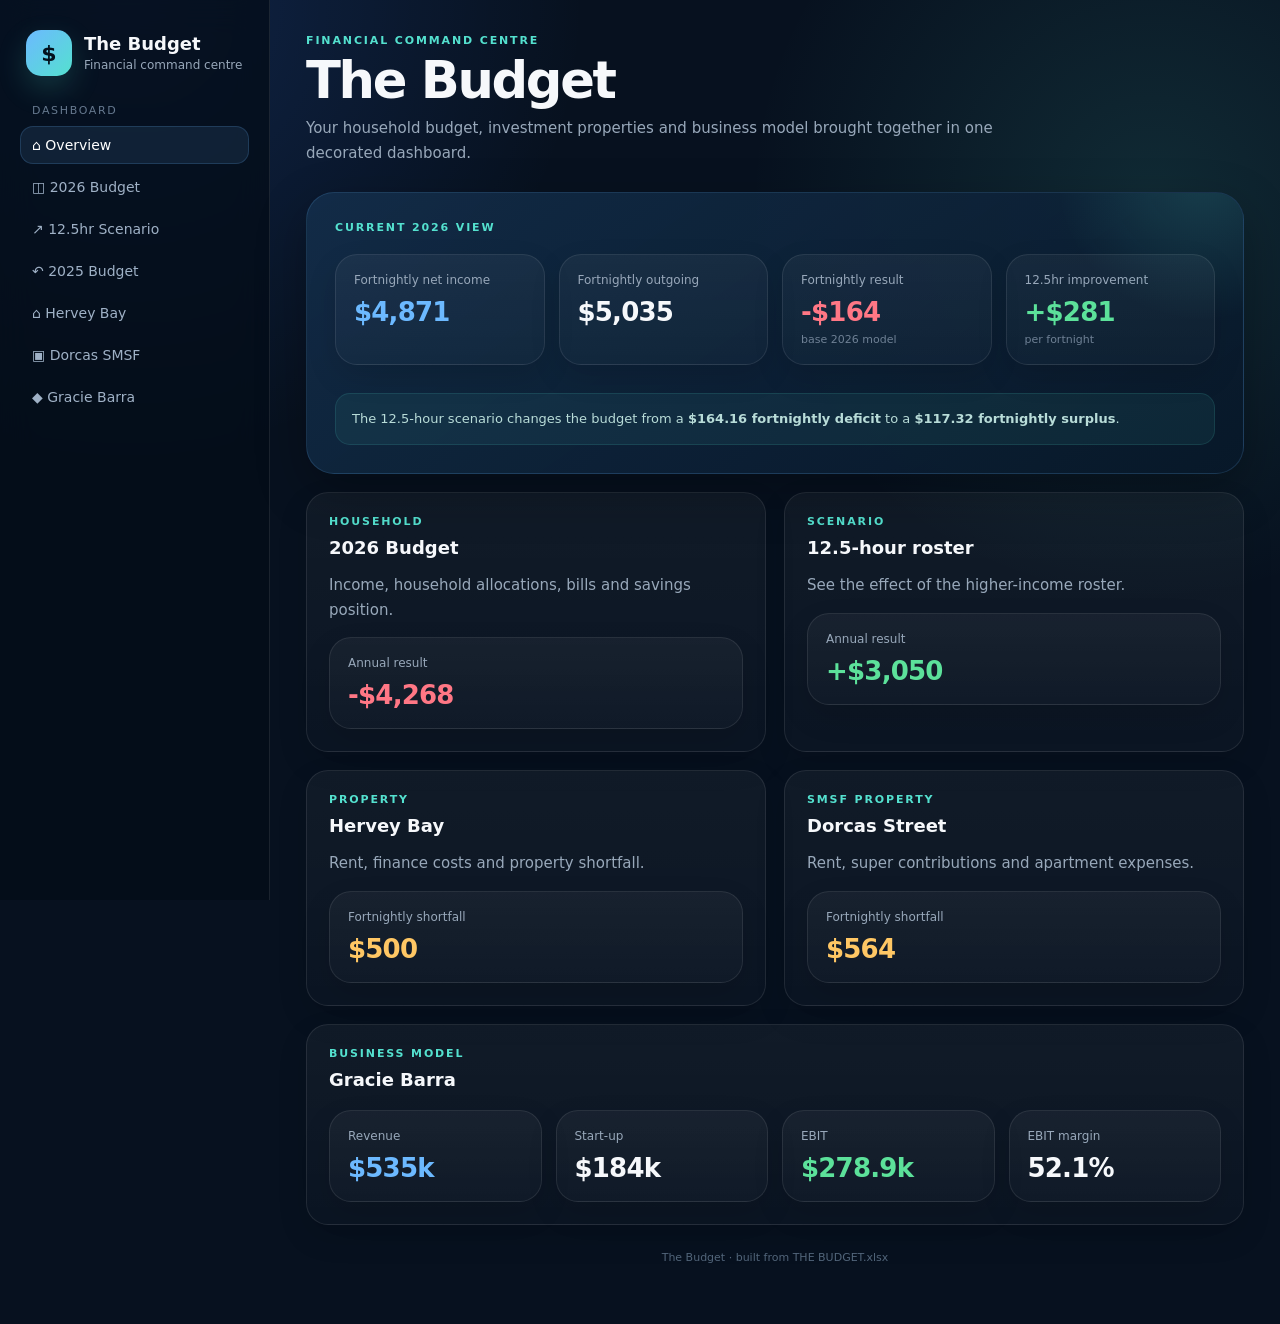
<file: index.html>
<!doctype html><html lang="en"><head><meta charset="utf-8"><meta name="viewport" content="width=device-width,initial-scale=1"><meta name="theme-color" content="#07111f"><title>The Budget</title><link rel="stylesheet" href="styles.css"></head><body><div class="shell"><aside class="sidebar"><div class="brand"><div class="brandmark">$</div><div><strong>The Budget</strong><span>Financial command centre</span></div></div><div class="nav-group"><div class="nav-label">Dashboard</div><div class="nav"><a class="active" href="index.html">⌂ Overview</a><a href="budget-2026.html">◫ 2026 Budget</a><a href="budget-2026-12-5hr.html">↗ 12.5hr Scenario</a><a href="budget-2025.html">↶ 2025 Budget</a><a href="hervey-bay.html">⌂ Hervey Bay</a><a href="dorcas.html">▣ Dorcas SMSF</a><a href="gracie-barra.html">◆ Gracie Barra</a></div></div></aside><main class="main"><nav class="mobile-nav"><a class="active" href="index.html">Overview</a><a href="budget-2026.html">2026</a><a href="budget-2026-12-5hr.html">12.5hr</a><a href="hervey-bay.html">Hervey Bay</a><a href="dorcas.html">Dorcas</a><a href="gracie-barra.html">Gracie Barra</a></nav><div class="topbar"><div><div class="eyebrow">Financial command centre</div><h1>The Budget</h1><div class="subtitle">Your household budget, investment properties and business model brought together in one decorated dashboard.</div></div></div><section class="hero"><div class="eyebrow">Current 2026 view</div><div class="kpis"><div class="kpi"><div class="label">Fortnightly net income</div><div class="value accent">$4,871</div></div><div class="kpi"><div class="label">Fortnightly outgoing</div><div class="value">$5,035</div></div><div class="kpi"><div class="label">Fortnightly result</div><div class="value negative">-$164</div><div class="hint">base 2026 model</div></div><div class="kpi"><div class="label">12.5hr improvement</div><div class="value positive">+$281</div><div class="hint">per fortnight</div></div></div><div class="insight">The 12.5-hour scenario changes the budget from a <b>$164.16 fortnightly deficit</b> to a <b>$117.32 fortnightly surplus</b>.</div></section><div class="grid equal" style="margin-top:18px"><a class="card" href="budget-2026.html"><div class="eyebrow">Household</div><h2 style="margin-top:9px">2026 Budget</h2><p class="subtitle">Income, household allocations, bills and savings position.</p><div class="kpi"><div class="label">Annual result</div><div class="value negative">-$4,268</div></div></a><a class="card" href="budget-2026-12-5hr.html"><div class="eyebrow">Scenario</div><h2 style="margin-top:9px">12.5-hour roster</h2><p class="subtitle">See the effect of the higher-income roster.</p><div class="kpi"><div class="label">Annual result</div><div class="value positive">+$3,050</div></div></a><a class="card" href="hervey-bay.html"><div class="eyebrow">Property</div><h2 style="margin-top:9px">Hervey Bay</h2><p class="subtitle">Rent, finance costs and property shortfall.</p><div class="kpi"><div class="label">Fortnightly shortfall</div><div class="value amber">$500</div></div></a><a class="card" href="dorcas.html"><div class="eyebrow">SMSF property</div><h2 style="margin-top:9px">Dorcas Street</h2><p class="subtitle">Rent, super contributions and apartment expenses.</p><div class="kpi"><div class="label">Fortnightly shortfall</div><div class="value amber">$564</div></div></a><a class="card" href="gracie-barra.html" style="grid-column:1/-1"><div class="eyebrow">Business model</div><h2 style="margin-top:9px">Gracie Barra</h2><div class="kpis" style="margin-bottom:0"><div class="kpi"><div class="label">Revenue</div><div class="value accent">$535k</div></div><div class="kpi"><div class="label">Start-up</div><div class="value">$184k</div></div><div class="kpi"><div class="label">EBIT</div><div class="value positive">$278.9k</div></div><div class="kpi"><div class="label">EBIT margin</div><div class="value">52.1%</div></div></div></a></div><div class="footer">The Budget · built from THE BUDGET.xlsx</div></main></div></body></html>
</file>
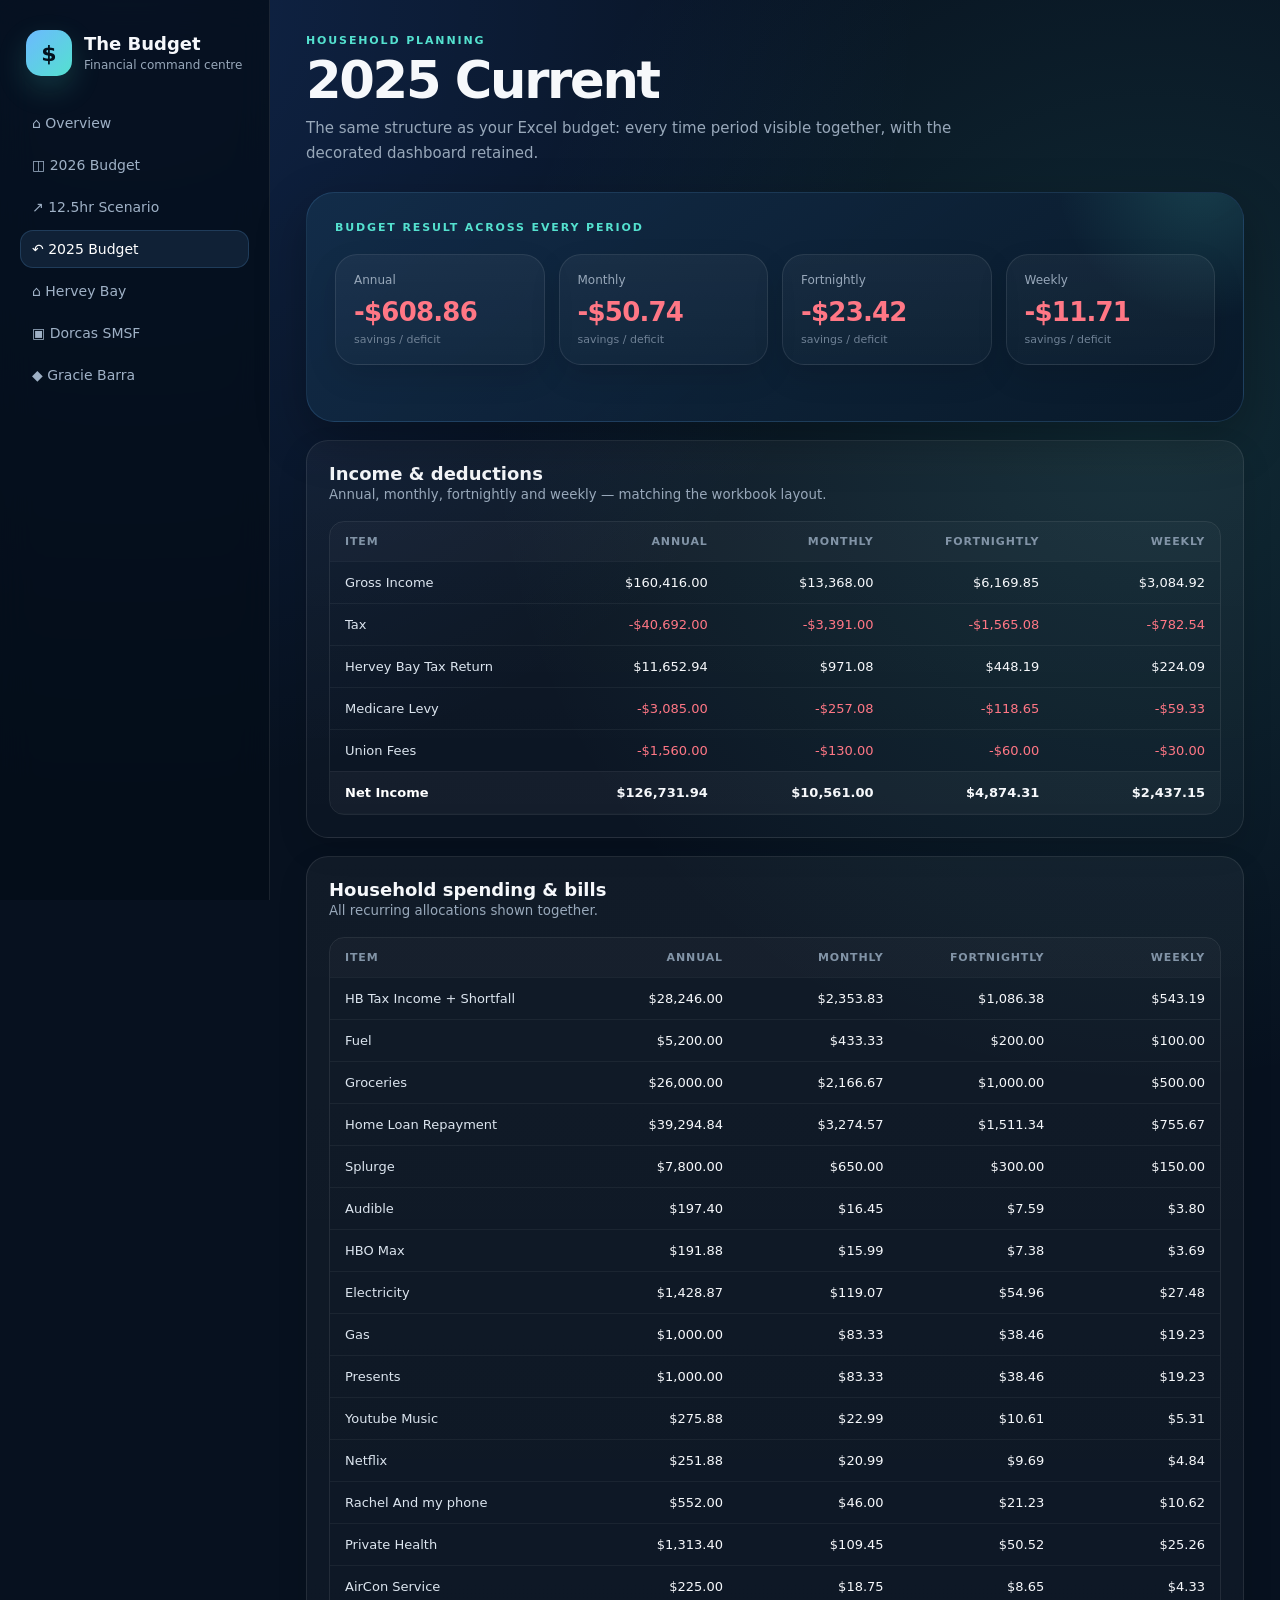
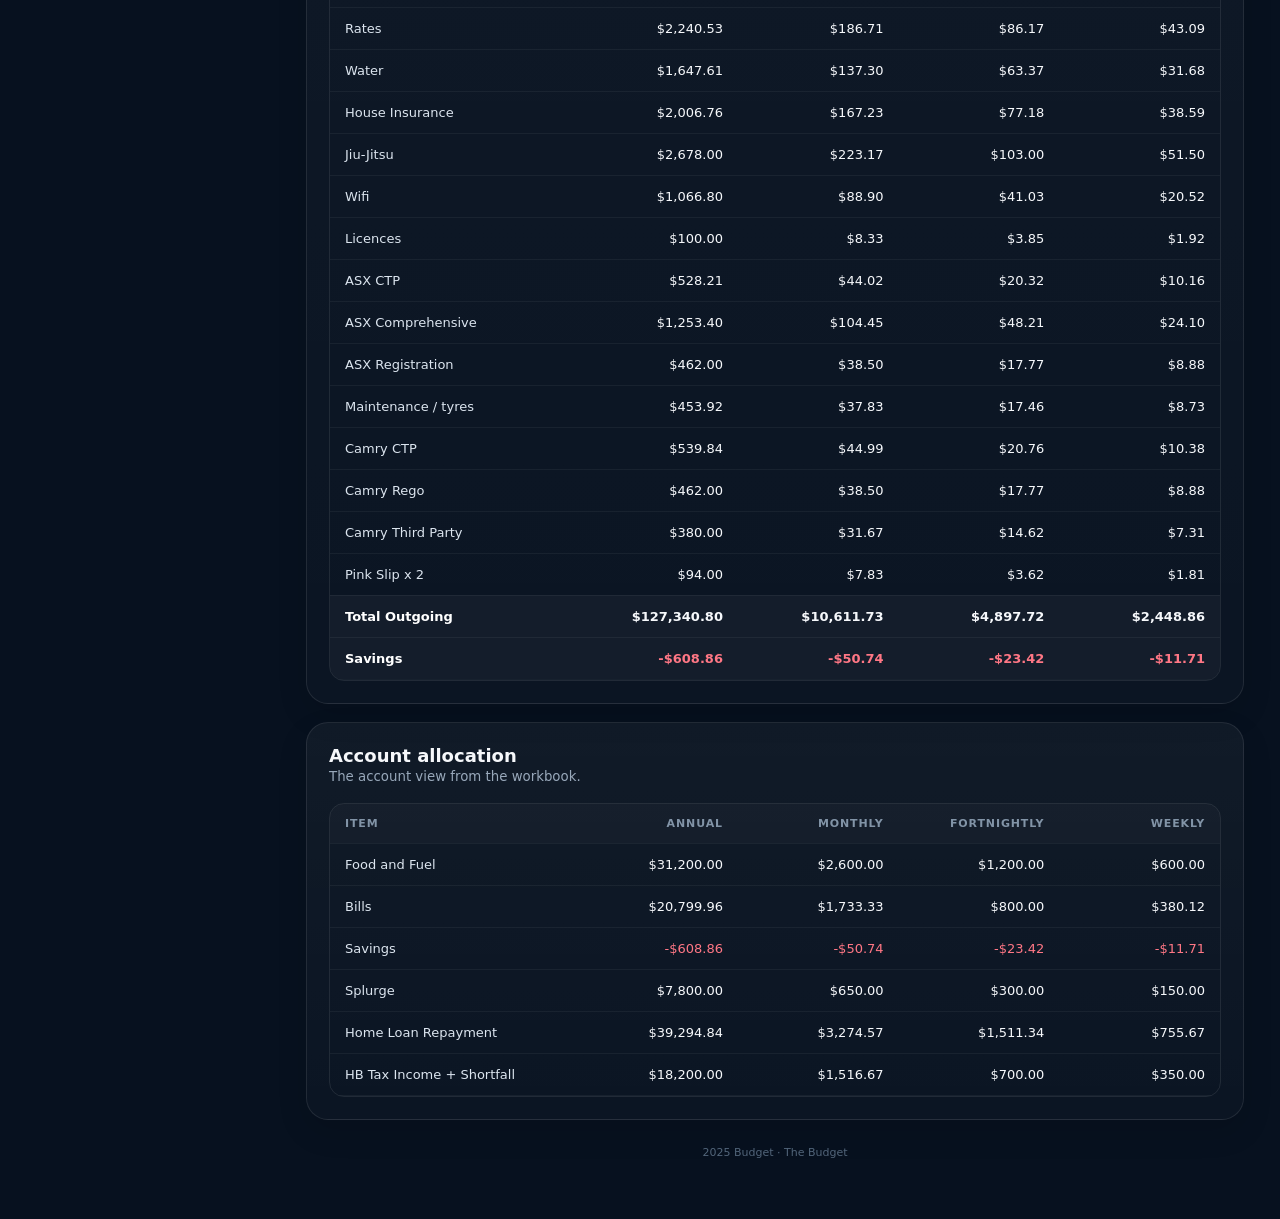
<file: budget-2025.html>
<!doctype html><html><head><meta charset="utf-8"><meta name="viewport" content="width=device-width,initial-scale=1"><title>2025 Budget · The Budget</title><link rel="stylesheet" href="styles.css"></head><body><div class="shell"><aside class="sidebar"><div class="brand"><div class="brandmark">$</div><div><strong>The Budget</strong><span>Financial command centre</span></div></div><div class="nav"><a href="index.html">⌂ Overview</a><a href="budget-2026.html">◫ 2026 Budget</a><a href="budget-2026-12-5hr.html">↗ 12.5hr Scenario</a><a class="active" href="budget-2025.html">↶ 2025 Budget</a><a href="hervey-bay.html">⌂ Hervey Bay</a><a href="dorcas.html">▣ Dorcas SMSF</a><a href="gracie-barra.html">◆ Gracie Barra</a></div></aside><main class="main"><nav class="mobile-nav"><a href="index.html">Overview</a><a href="budget-2026.html">2026 Budget</a><a href="budget-2026-12-5hr.html">12.5hr Scenario</a><a class="active" href="budget-2025.html">2025 Budget</a><a href="hervey-bay.html">Hervey Bay</a><a href="dorcas.html">Dorcas SMSF</a><a href="gracie-barra.html">Gracie Barra</a></nav><div class="topbar"><div><div class="eyebrow">Household planning</div><h1>2025 Current</h1><div class="subtitle">The same structure as your Excel budget: every time period visible together, with the decorated dashboard retained.</div></div></div><section class="hero"><div class="eyebrow">Budget result across every period</div><div class="kpis"><div class="kpi"><div class="label">Annual</div><div class="value negative">-$608.86</div><div class="hint">savings / deficit</div></div><div class="kpi"><div class="label">Monthly</div><div class="value negative">-$50.74</div><div class="hint">savings / deficit</div></div><div class="kpi"><div class="label">Fortnightly</div><div class="value negative">-$23.42</div><div class="hint">savings / deficit</div></div><div class="kpi"><div class="label">Weekly</div><div class="value negative">-$11.71</div><div class="hint">savings / deficit</div></div></div></section><div class="stack"><section class="card budget-card"><div class="card-head"><div><h2>Income & deductions</h2><small>Annual, monthly, fortnightly and weekly — matching the workbook layout.</small></div></div><div class="table-wrap"><table class="budget-table"><thead><tr><th>Item</th><th>Annual</th><th>Monthly</th><th>Fortnightly</th><th>Weekly</th></tr></thead><tbody><tr><td>Gross Income</td><td>$160,416.00</td><td>$13,368.00</td><td>$6,169.85</td><td>$3,084.92</td></tr><tr><td>Tax</td><td class="negative">-$40,692.00</td><td class="negative">-$3,391.00</td><td class="negative">-$1,565.08</td><td class="negative">-$782.54</td></tr><tr><td>Hervey Bay Tax Return</td><td>$11,652.94</td><td>$971.08</td><td>$448.19</td><td>$224.09</td></tr><tr><td>Medicare Levy</td><td class="negative">-$3,085.00</td><td class="negative">-$257.08</td><td class="negative">-$118.65</td><td class="negative">-$59.33</td></tr><tr><td>Union Fees</td><td class="negative">-$1,560.00</td><td class="negative">-$130.00</td><td class="negative">-$60.00</td><td class="negative">-$30.00</td></tr><tr class="total-row"><td>Net Income</td><td>$126,731.94</td><td>$10,561.00</td><td>$4,874.31</td><td>$2,437.15</td></tr></tbody></table></div></section><section class="card budget-card"><div class="card-head"><div><h2>Household spending & bills</h2><small>All recurring allocations shown together.</small></div></div><div class="table-wrap"><table class="budget-table"><thead><tr><th>Item</th><th>Annual</th><th>Monthly</th><th>Fortnightly</th><th>Weekly</th></tr></thead><tbody><tr><td>HB Tax Income + Shortfall</td><td>$28,246.00</td><td>$2,353.83</td><td>$1,086.38</td><td>$543.19</td></tr><tr><td>Fuel</td><td>$5,200.00</td><td>$433.33</td><td>$200.00</td><td>$100.00</td></tr><tr><td>Groceries</td><td>$26,000.00</td><td>$2,166.67</td><td>$1,000.00</td><td>$500.00</td></tr><tr><td>Home Loan Repayment</td><td>$39,294.84</td><td>$3,274.57</td><td>$1,511.34</td><td>$755.67</td></tr><tr><td>Splurge</td><td>$7,800.00</td><td>$650.00</td><td>$300.00</td><td>$150.00</td></tr><tr><td>Audible</td><td>$197.40</td><td>$16.45</td><td>$7.59</td><td>$3.80</td></tr><tr><td>HBO Max</td><td>$191.88</td><td>$15.99</td><td>$7.38</td><td>$3.69</td></tr><tr><td>Electricity</td><td>$1,428.87</td><td>$119.07</td><td>$54.96</td><td>$27.48</td></tr><tr><td>Gas</td><td>$1,000.00</td><td>$83.33</td><td>$38.46</td><td>$19.23</td></tr><tr><td>Presents</td><td>$1,000.00</td><td>$83.33</td><td>$38.46</td><td>$19.23</td></tr><tr><td>Youtube Music</td><td>$275.88</td><td>$22.99</td><td>$10.61</td><td>$5.31</td></tr><tr><td>Netflix</td><td>$251.88</td><td>$20.99</td><td>$9.69</td><td>$4.84</td></tr><tr><td>Rachel And my phone</td><td>$552.00</td><td>$46.00</td><td>$21.23</td><td>$10.62</td></tr><tr><td>Private Health</td><td>$1,313.40</td><td>$109.45</td><td>$50.52</td><td>$25.26</td></tr><tr><td>AirCon Service</td><td>$225.00</td><td>$18.75</td><td>$8.65</td><td>$4.33</td></tr><tr><td>Rates</td><td>$2,240.53</td><td>$186.71</td><td>$86.17</td><td>$43.09</td></tr><tr><td>Water</td><td>$1,647.61</td><td>$137.30</td><td>$63.37</td><td>$31.68</td></tr><tr><td>House Insurance</td><td>$2,006.76</td><td>$167.23</td><td>$77.18</td><td>$38.59</td></tr><tr><td>Jiu-Jitsu</td><td>$2,678.00</td><td>$223.17</td><td>$103.00</td><td>$51.50</td></tr><tr><td>Wifi</td><td>$1,066.80</td><td>$88.90</td><td>$41.03</td><td>$20.52</td></tr><tr><td>Licences</td><td>$100.00</td><td>$8.33</td><td>$3.85</td><td>$1.92</td></tr><tr><td>ASX CTP</td><td>$528.21</td><td>$44.02</td><td>$20.32</td><td>$10.16</td></tr><tr><td>ASX Comprehensive</td><td>$1,253.40</td><td>$104.45</td><td>$48.21</td><td>$24.10</td></tr><tr><td>ASX Registration</td><td>$462.00</td><td>$38.50</td><td>$17.77</td><td>$8.88</td></tr><tr><td>Maintenance / tyres</td><td>$453.92</td><td>$37.83</td><td>$17.46</td><td>$8.73</td></tr><tr><td>Camry CTP</td><td>$539.84</td><td>$44.99</td><td>$20.76</td><td>$10.38</td></tr><tr><td>Camry Rego</td><td>$462.00</td><td>$38.50</td><td>$17.77</td><td>$8.88</td></tr><tr><td>Camry Third Party</td><td>$380.00</td><td>$31.67</td><td>$14.62</td><td>$7.31</td></tr><tr><td>Pink Slip x 2</td><td>$94.00</td><td>$7.83</td><td>$3.62</td><td>$1.81</td></tr><tr class="total-row"><td>Total Outgoing</td><td>$127,340.80</td><td>$10,611.73</td><td>$4,897.72</td><td>$2,448.86</td></tr><tr class="total-row"><td>Savings</td><td class="negative">-$608.86</td><td class="negative">-$50.74</td><td class="negative">-$23.42</td><td class="negative">-$11.71</td></tr></tbody></table></div></section><section class="card budget-card"><div class="card-head"><div><h2>Account allocation</h2><small>The account view from the workbook.</small></div></div><div class="table-wrap"><table class="budget-table"><thead><tr><th>Item</th><th>Annual</th><th>Monthly</th><th>Fortnightly</th><th>Weekly</th></tr></thead><tbody><tr><td>Food and Fuel</td><td>$31,200.00</td><td>$2,600.00</td><td>$1,200.00</td><td>$600.00</td></tr><tr><td>Bills</td><td>$20,799.96</td><td>$1,733.33</td><td>$800.00</td><td>$380.12</td></tr><tr><td>Savings</td><td class="negative">-$608.86</td><td class="negative">-$50.74</td><td class="negative">-$23.42</td><td class="negative">-$11.71</td></tr><tr><td>Splurge</td><td>$7,800.00</td><td>$650.00</td><td>$300.00</td><td>$150.00</td></tr><tr><td>Home Loan Repayment</td><td>$39,294.84</td><td>$3,274.57</td><td>$1,511.34</td><td>$755.67</td></tr><tr><td>HB Tax Income + Shortfall</td><td>$18,200.00</td><td>$1,516.67</td><td>$700.00</td><td>$350.00</td></tr></tbody></table></div></section></div><div class="footer">2025 Budget · The Budget</div></main></div></body></html>
</file>
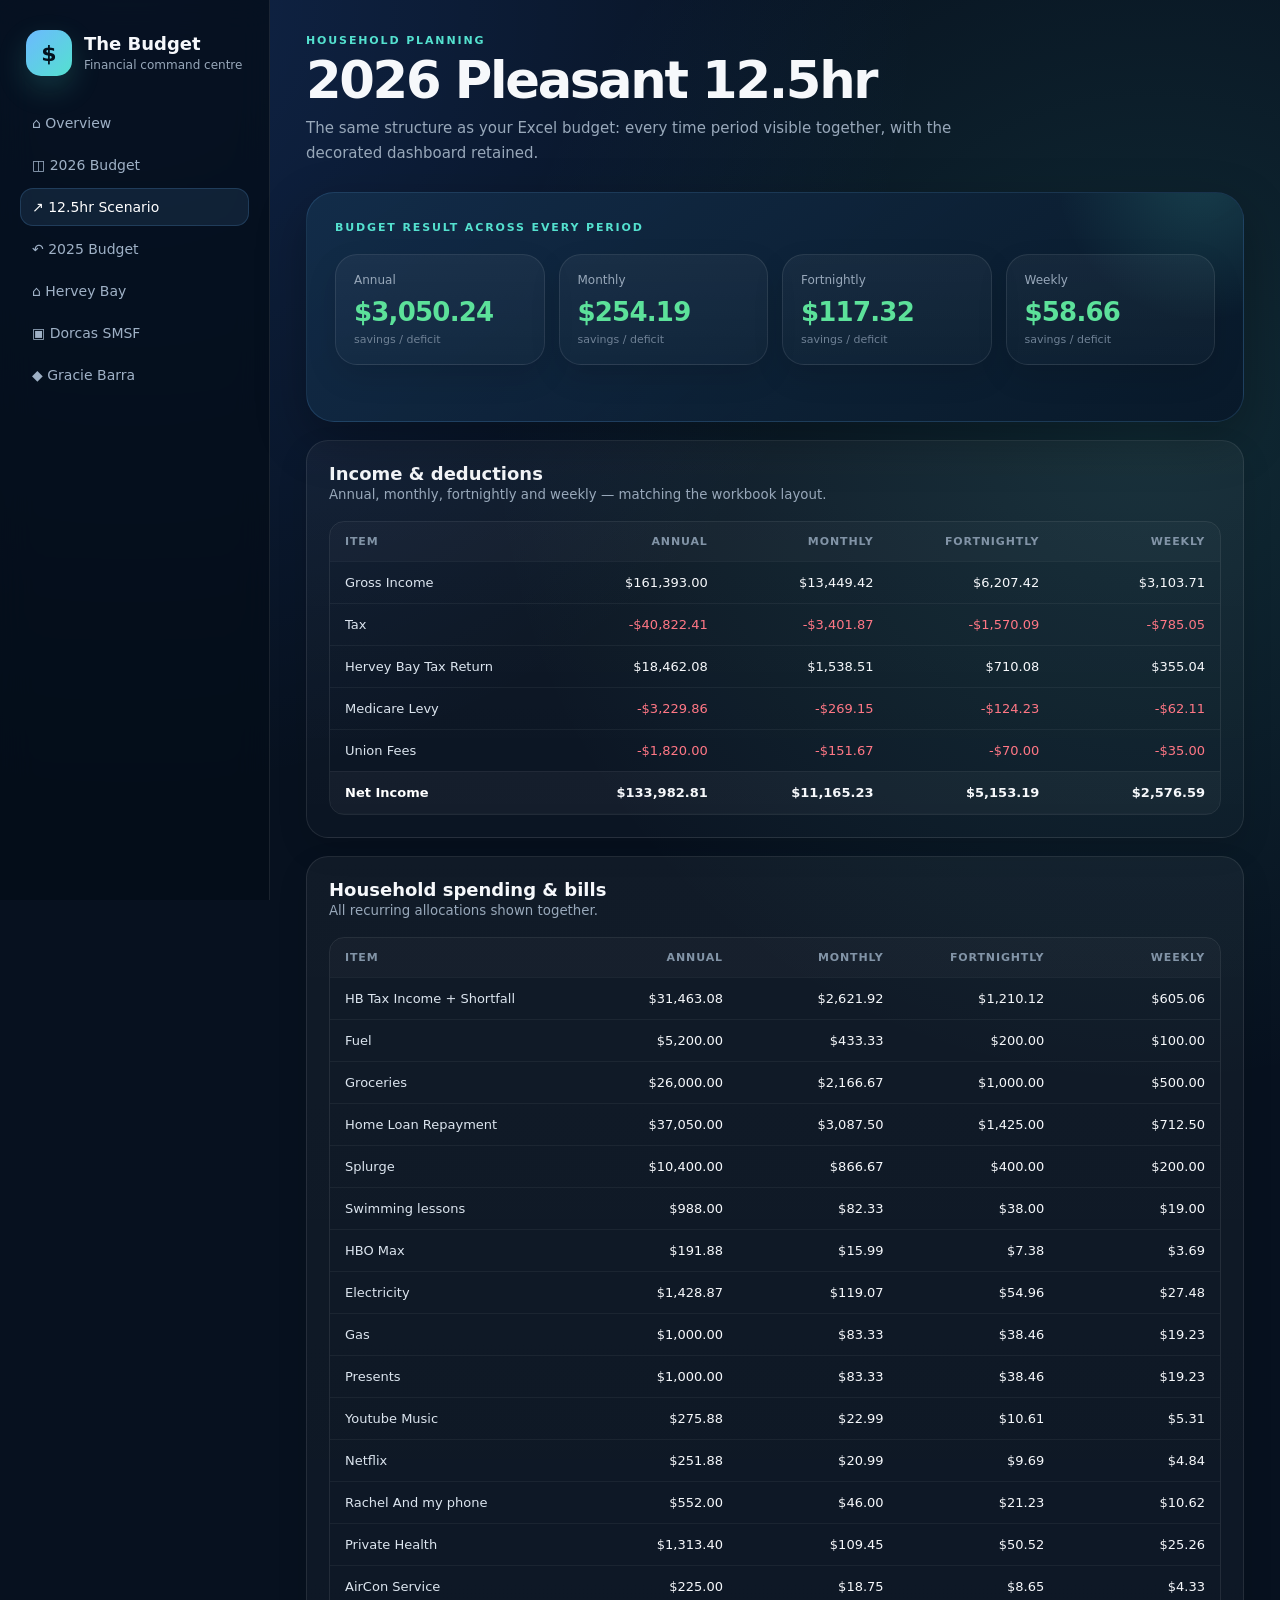
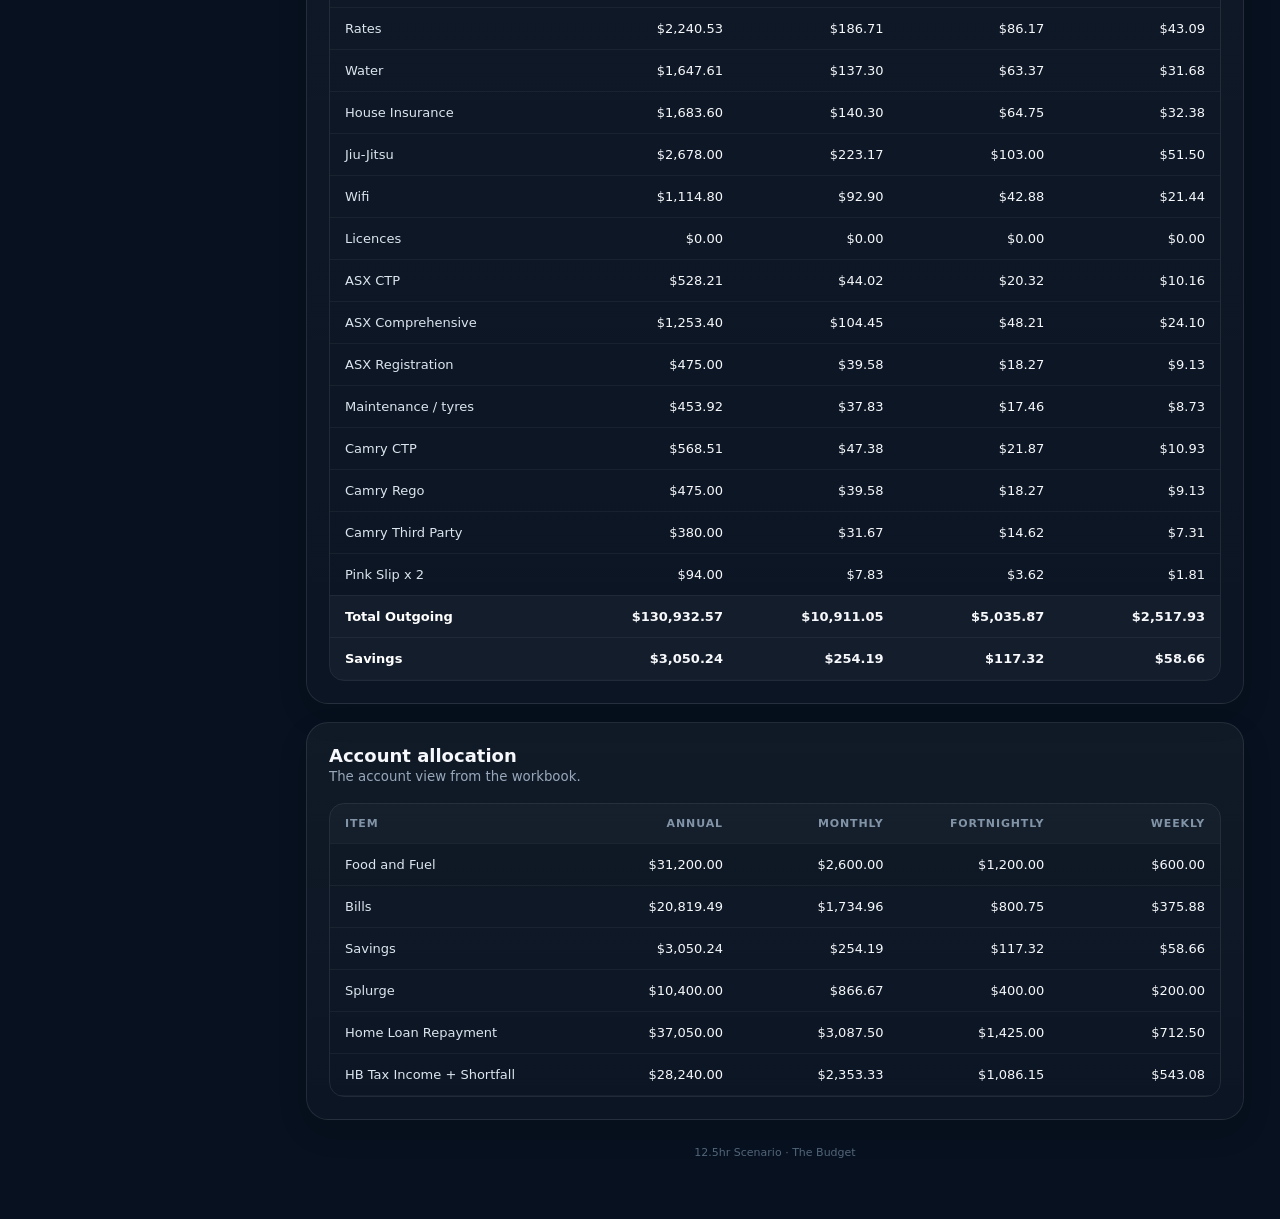
<file: budget-2026-12-5hr.html>
<!doctype html><html><head><meta charset="utf-8"><meta name="viewport" content="width=device-width,initial-scale=1"><title>12.5hr Scenario · The Budget</title><link rel="stylesheet" href="styles.css"></head><body><div class="shell"><aside class="sidebar"><div class="brand"><div class="brandmark">$</div><div><strong>The Budget</strong><span>Financial command centre</span></div></div><div class="nav"><a href="index.html">⌂ Overview</a><a href="budget-2026.html">◫ 2026 Budget</a><a class="active" href="budget-2026-12-5hr.html">↗ 12.5hr Scenario</a><a href="budget-2025.html">↶ 2025 Budget</a><a href="hervey-bay.html">⌂ Hervey Bay</a><a href="dorcas.html">▣ Dorcas SMSF</a><a href="gracie-barra.html">◆ Gracie Barra</a></div></aside><main class="main"><nav class="mobile-nav"><a href="index.html">Overview</a><a href="budget-2026.html">2026 Budget</a><a class="active" href="budget-2026-12-5hr.html">12.5hr Scenario</a><a href="budget-2025.html">2025 Budget</a><a href="hervey-bay.html">Hervey Bay</a><a href="dorcas.html">Dorcas SMSF</a><a href="gracie-barra.html">Gracie Barra</a></nav><div class="topbar"><div><div class="eyebrow">Household planning</div><h1>2026 Pleasant 12.5hr</h1><div class="subtitle">The same structure as your Excel budget: every time period visible together, with the decorated dashboard retained.</div></div></div><section class="hero"><div class="eyebrow">Budget result across every period</div><div class="kpis"><div class="kpi"><div class="label">Annual</div><div class="value positive">$3,050.24</div><div class="hint">savings / deficit</div></div><div class="kpi"><div class="label">Monthly</div><div class="value positive">$254.19</div><div class="hint">savings / deficit</div></div><div class="kpi"><div class="label">Fortnightly</div><div class="value positive">$117.32</div><div class="hint">savings / deficit</div></div><div class="kpi"><div class="label">Weekly</div><div class="value positive">$58.66</div><div class="hint">savings / deficit</div></div></div></section><div class="stack"><section class="card budget-card"><div class="card-head"><div><h2>Income & deductions</h2><small>Annual, monthly, fortnightly and weekly — matching the workbook layout.</small></div></div><div class="table-wrap"><table class="budget-table"><thead><tr><th>Item</th><th>Annual</th><th>Monthly</th><th>Fortnightly</th><th>Weekly</th></tr></thead><tbody><tr><td>Gross Income</td><td>$161,393.00</td><td>$13,449.42</td><td>$6,207.42</td><td>$3,103.71</td></tr><tr><td>Tax</td><td class="negative">-$40,822.41</td><td class="negative">-$3,401.87</td><td class="negative">-$1,570.09</td><td class="negative">-$785.05</td></tr><tr><td>Hervey Bay Tax Return</td><td>$18,462.08</td><td>$1,538.51</td><td>$710.08</td><td>$355.04</td></tr><tr><td>Medicare Levy</td><td class="negative">-$3,229.86</td><td class="negative">-$269.15</td><td class="negative">-$124.23</td><td class="negative">-$62.11</td></tr><tr><td>Union Fees</td><td class="negative">-$1,820.00</td><td class="negative">-$151.67</td><td class="negative">-$70.00</td><td class="negative">-$35.00</td></tr><tr class="total-row"><td>Net Income</td><td>$133,982.81</td><td>$11,165.23</td><td>$5,153.19</td><td>$2,576.59</td></tr></tbody></table></div></section><section class="card budget-card"><div class="card-head"><div><h2>Household spending & bills</h2><small>All recurring allocations shown together.</small></div></div><div class="table-wrap"><table class="budget-table"><thead><tr><th>Item</th><th>Annual</th><th>Monthly</th><th>Fortnightly</th><th>Weekly</th></tr></thead><tbody><tr><td>HB Tax Income + Shortfall</td><td>$31,463.08</td><td>$2,621.92</td><td>$1,210.12</td><td>$605.06</td></tr><tr><td>Fuel</td><td>$5,200.00</td><td>$433.33</td><td>$200.00</td><td>$100.00</td></tr><tr><td>Groceries</td><td>$26,000.00</td><td>$2,166.67</td><td>$1,000.00</td><td>$500.00</td></tr><tr><td>Home Loan Repayment</td><td>$37,050.00</td><td>$3,087.50</td><td>$1,425.00</td><td>$712.50</td></tr><tr><td>Splurge</td><td>$10,400.00</td><td>$866.67</td><td>$400.00</td><td>$200.00</td></tr><tr><td>Swimming lessons</td><td>$988.00</td><td>$82.33</td><td>$38.00</td><td>$19.00</td></tr><tr><td>HBO Max</td><td>$191.88</td><td>$15.99</td><td>$7.38</td><td>$3.69</td></tr><tr><td>Electricity</td><td>$1,428.87</td><td>$119.07</td><td>$54.96</td><td>$27.48</td></tr><tr><td>Gas</td><td>$1,000.00</td><td>$83.33</td><td>$38.46</td><td>$19.23</td></tr><tr><td>Presents</td><td>$1,000.00</td><td>$83.33</td><td>$38.46</td><td>$19.23</td></tr><tr><td>Youtube Music</td><td>$275.88</td><td>$22.99</td><td>$10.61</td><td>$5.31</td></tr><tr><td>Netflix</td><td>$251.88</td><td>$20.99</td><td>$9.69</td><td>$4.84</td></tr><tr><td>Rachel And my phone</td><td>$552.00</td><td>$46.00</td><td>$21.23</td><td>$10.62</td></tr><tr><td>Private Health</td><td>$1,313.40</td><td>$109.45</td><td>$50.52</td><td>$25.26</td></tr><tr><td>AirCon Service</td><td>$225.00</td><td>$18.75</td><td>$8.65</td><td>$4.33</td></tr><tr><td>Rates</td><td>$2,240.53</td><td>$186.71</td><td>$86.17</td><td>$43.09</td></tr><tr><td>Water</td><td>$1,647.61</td><td>$137.30</td><td>$63.37</td><td>$31.68</td></tr><tr><td>House Insurance</td><td>$1,683.60</td><td>$140.30</td><td>$64.75</td><td>$32.38</td></tr><tr><td>Jiu-Jitsu</td><td>$2,678.00</td><td>$223.17</td><td>$103.00</td><td>$51.50</td></tr><tr><td>Wifi</td><td>$1,114.80</td><td>$92.90</td><td>$42.88</td><td>$21.44</td></tr><tr><td>Licences</td><td>$0.00</td><td>$0.00</td><td>$0.00</td><td>$0.00</td></tr><tr><td>ASX CTP</td><td>$528.21</td><td>$44.02</td><td>$20.32</td><td>$10.16</td></tr><tr><td>ASX Comprehensive</td><td>$1,253.40</td><td>$104.45</td><td>$48.21</td><td>$24.10</td></tr><tr><td>ASX Registration</td><td>$475.00</td><td>$39.58</td><td>$18.27</td><td>$9.13</td></tr><tr><td>Maintenance / tyres</td><td>$453.92</td><td>$37.83</td><td>$17.46</td><td>$8.73</td></tr><tr><td>Camry CTP</td><td>$568.51</td><td>$47.38</td><td>$21.87</td><td>$10.93</td></tr><tr><td>Camry Rego</td><td>$475.00</td><td>$39.58</td><td>$18.27</td><td>$9.13</td></tr><tr><td>Camry Third Party</td><td>$380.00</td><td>$31.67</td><td>$14.62</td><td>$7.31</td></tr><tr><td>Pink Slip x 2</td><td>$94.00</td><td>$7.83</td><td>$3.62</td><td>$1.81</td></tr><tr class="total-row"><td>Total Outgoing</td><td>$130,932.57</td><td>$10,911.05</td><td>$5,035.87</td><td>$2,517.93</td></tr><tr class="total-row"><td>Savings</td><td>$3,050.24</td><td>$254.19</td><td>$117.32</td><td>$58.66</td></tr></tbody></table></div></section><section class="card budget-card"><div class="card-head"><div><h2>Account allocation</h2><small>The account view from the workbook.</small></div></div><div class="table-wrap"><table class="budget-table"><thead><tr><th>Item</th><th>Annual</th><th>Monthly</th><th>Fortnightly</th><th>Weekly</th></tr></thead><tbody><tr><td>Food and Fuel</td><td>$31,200.00</td><td>$2,600.00</td><td>$1,200.00</td><td>$600.00</td></tr><tr><td>Bills</td><td>$20,819.49</td><td>$1,734.96</td><td>$800.75</td><td>$375.88</td></tr><tr><td>Savings</td><td>$3,050.24</td><td>$254.19</td><td>$117.32</td><td>$58.66</td></tr><tr><td>Splurge</td><td>$10,400.00</td><td>$866.67</td><td>$400.00</td><td>$200.00</td></tr><tr><td>Home Loan Repayment</td><td>$37,050.00</td><td>$3,087.50</td><td>$1,425.00</td><td>$712.50</td></tr><tr><td>HB Tax Income + Shortfall</td><td>$28,240.00</td><td>$2,353.33</td><td>$1,086.15</td><td>$543.08</td></tr></tbody></table></div></section></div><div class="footer">12.5hr Scenario · The Budget</div></main></div></body></html>
</file>
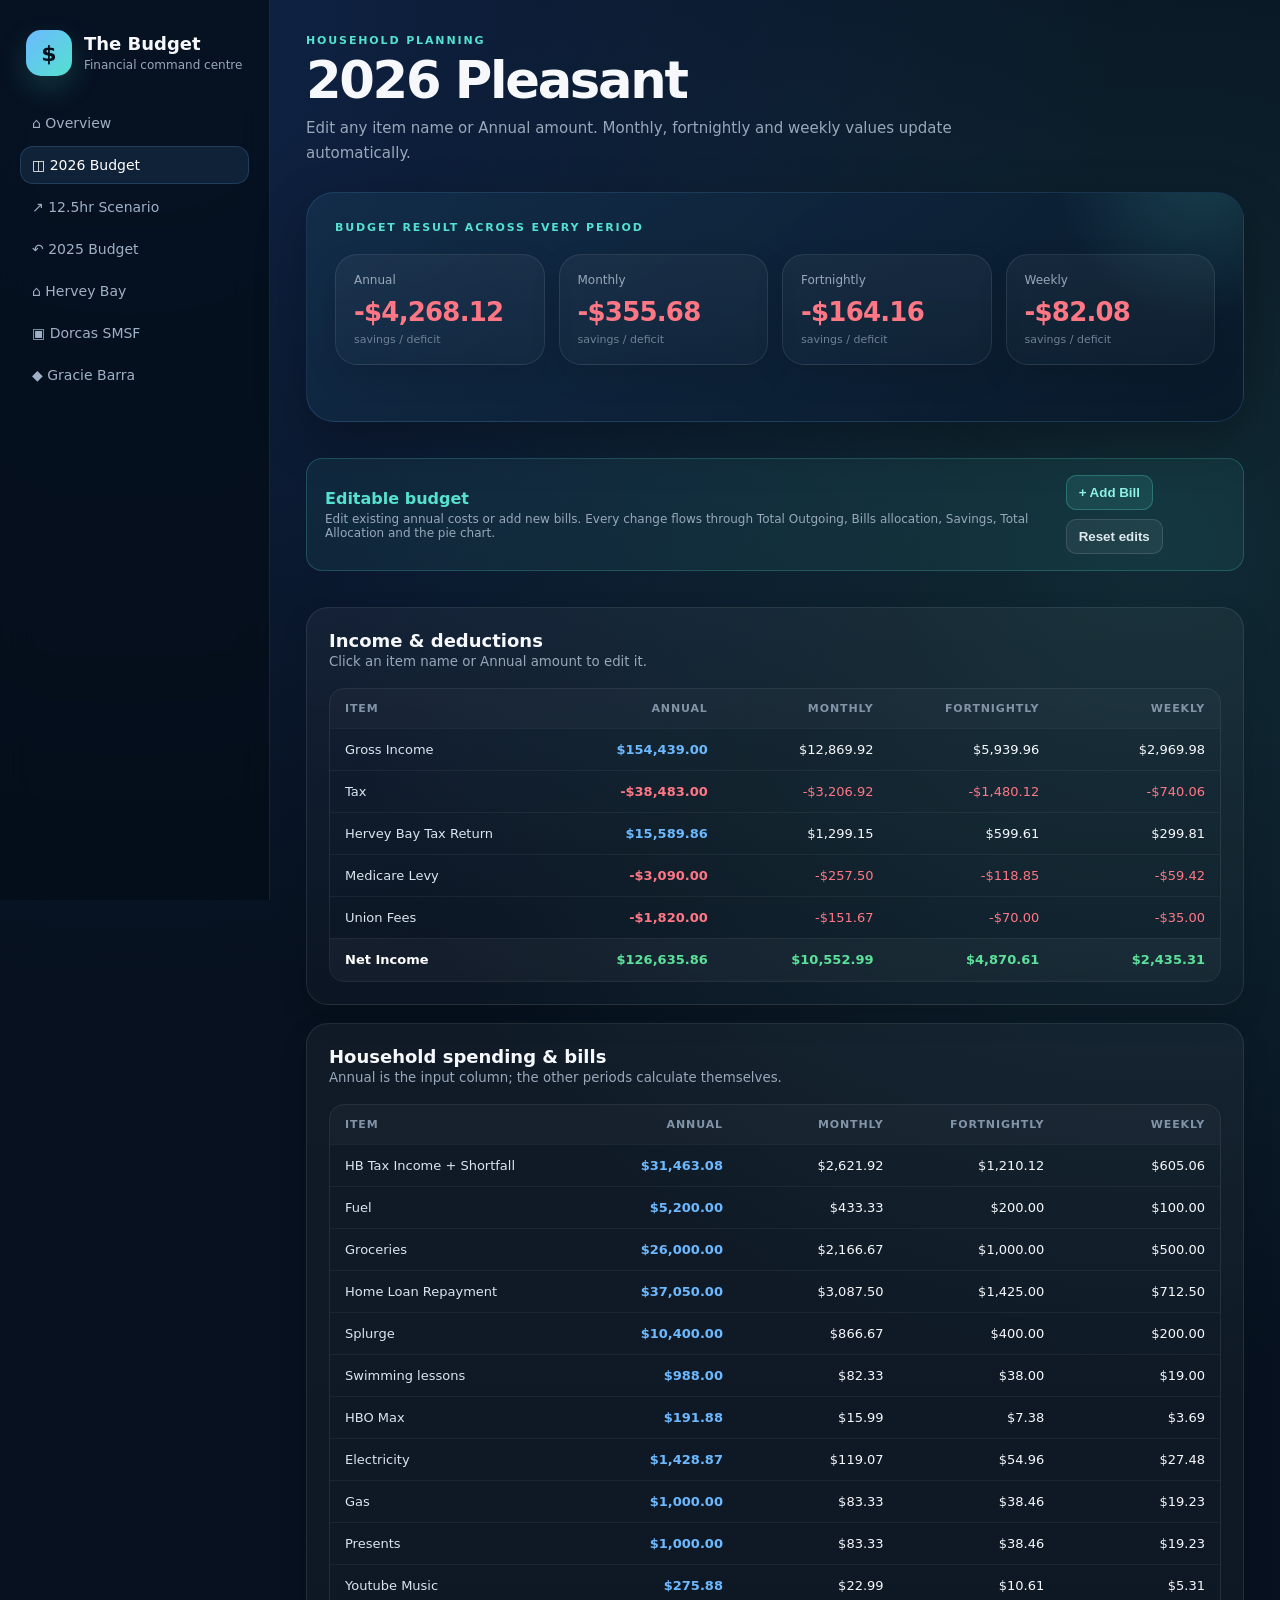
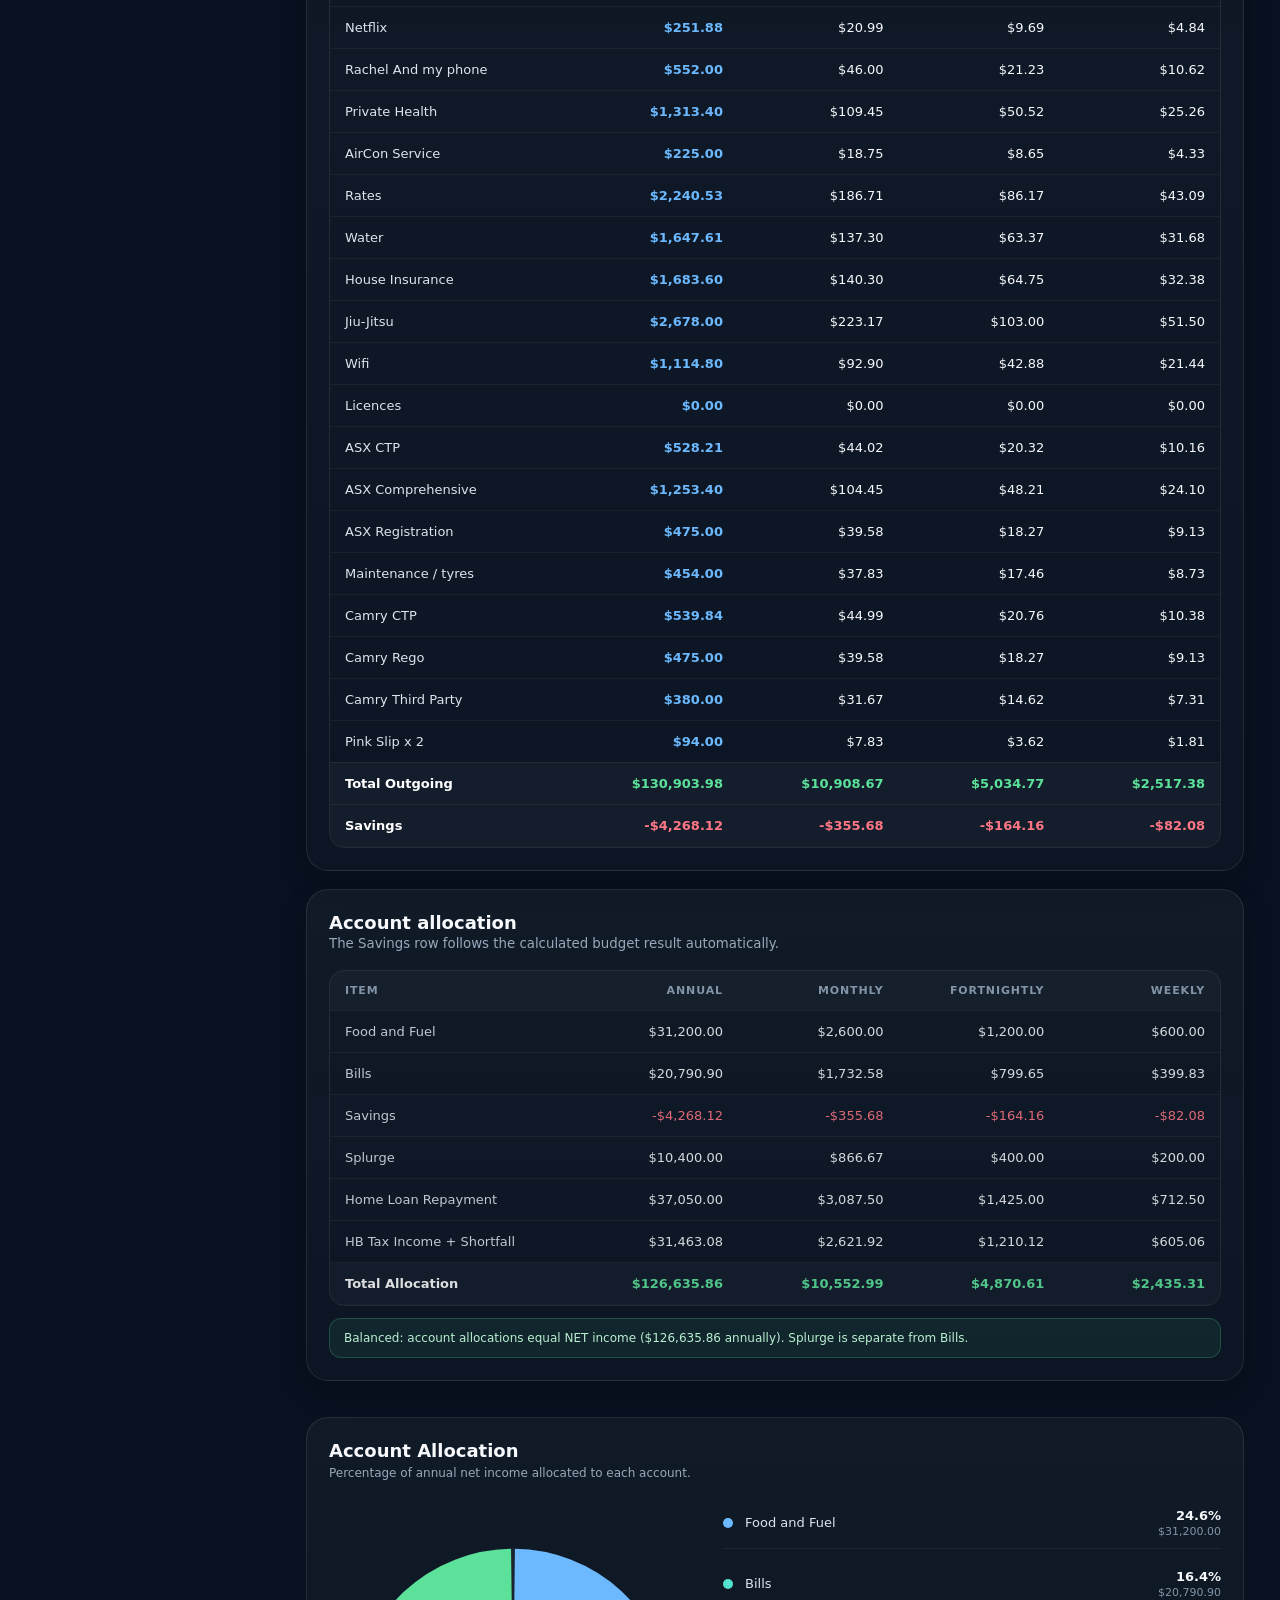
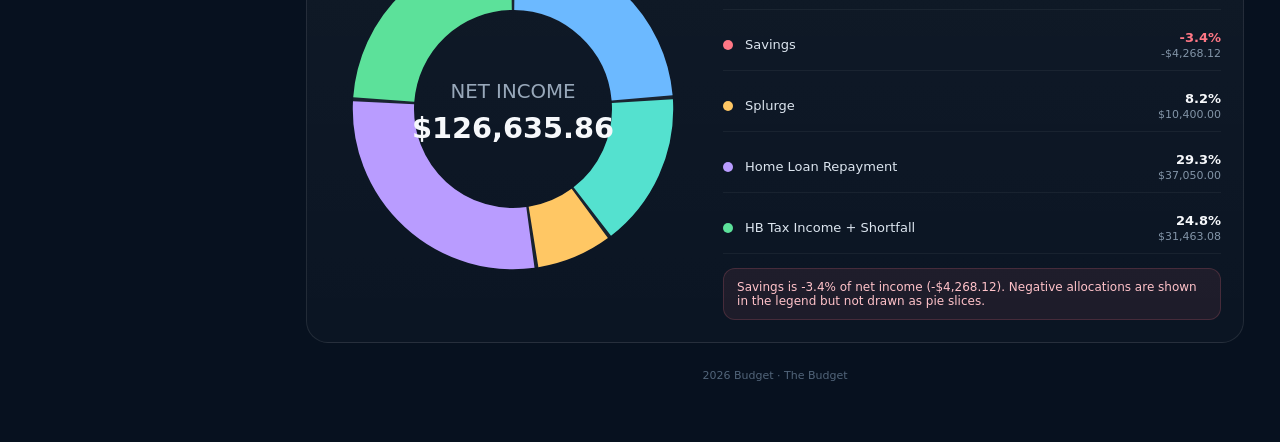
<file: budget-2026.html>
<!doctype html><html><head><meta charset="utf-8"><meta name="viewport" content="width=device-width,initial-scale=1"><title>2026 Budget · The Budget</title><link rel="stylesheet" href="styles.css"></head><body><div class="shell"><aside class="sidebar"><div class="brand"><div class="brandmark">$</div><div><strong>The Budget</strong><span>Financial command centre</span></div></div><div class="nav"><a href="index.html">⌂ Overview</a><a class="active" href="budget-2026.html">◫ 2026 Budget</a><a href="budget-2026-12-5hr.html">↗ 12.5hr Scenario</a><a href="budget-2025.html">↶ 2025 Budget</a><a href="hervey-bay.html">⌂ Hervey Bay</a><a href="dorcas.html">▣ Dorcas SMSF</a><a href="gracie-barra.html">◆ Gracie Barra</a></div></aside><main class="main"><nav class="mobile-nav"><a href="index.html">Overview</a><a class="active" href="budget-2026.html">2026 Budget</a><a href="budget-2026-12-5hr.html">12.5hr Scenario</a><a href="budget-2025.html">2025 Budget</a><a href="hervey-bay.html">Hervey Bay</a><a href="dorcas.html">Dorcas SMSF</a><a href="gracie-barra.html">Gracie Barra</a></nav><div class="topbar"><div><div class="eyebrow">Household planning</div><h1>2026 Pleasant</h1><div class="subtitle">Edit any item name or Annual amount. Monthly, fortnightly and weekly values update automatically.</div></div></div><section class="hero"><div class="eyebrow">Budget result across every period</div><div class="kpis"><div class="kpi"><div class="label">Annual</div><div class="value negative">-$4,268.12</div><div class="hint">savings / deficit</div></div><div class="kpi"><div class="label">Monthly</div><div class="value negative">-$355.68</div><div class="hint">savings / deficit</div></div><div class="kpi"><div class="label">Fortnightly</div><div class="value negative">-$164.16</div><div class="hint">savings / deficit</div></div><div class="kpi"><div class="label">Weekly</div><div class="value negative">-$82.08</div><div class="hint">savings / deficit</div></div></div></section><div class="stack"><section class="card budget-card"><div class="card-head"><div><h2>Income & deductions</h2><small>Click an item name or Annual amount to edit it.</small></div></div><div class="table-wrap"><table class="budget-table"><thead><tr><th>Item</th><th>Annual</th><th>Monthly</th><th>Fortnightly</th><th>Weekly</th></tr></thead><tbody><tr><td>Gross Income</td><td>$154,439.00</td><td>$12,869.92</td><td>$5,939.96</td><td>$2,969.98</td></tr><tr><td>Tax</td><td class="negative">-$38,483.00</td><td class="negative">-$3,206.92</td><td class="negative">-$1,480.12</td><td class="negative">-$740.06</td></tr><tr><td>Hervey Bay Tax Return</td><td>$15,589.86</td><td>$1,299.15</td><td>$599.61</td><td>$299.81</td></tr><tr><td>Medicare Levy</td><td class="negative">-$3,090.00</td><td class="negative">-$257.50</td><td class="negative">-$118.85</td><td class="negative">-$59.42</td></tr><tr><td>Union Fees</td><td class="negative">-$1,820.00</td><td class="negative">-$151.67</td><td class="negative">-$70.00</td><td class="negative">-$35.00</td></tr><tr class="total-row"><td>Net Income</td><td>$126,635.86</td><td>$10,552.99</td><td>$4,870.61</td><td>$2,435.30</td></tr></tbody></table></div></section><section class="card budget-card"><div class="card-head"><div><h2>Household spending & bills</h2><small>Annual is the input column; the other periods calculate themselves.</small></div></div><div class="table-wrap"><table class="budget-table"><thead><tr><th>Item</th><th>Annual</th><th>Monthly</th><th>Fortnightly</th><th>Weekly</th></tr></thead><tbody><tr><td>HB Tax Income + Shortfall</td><td>$31,463.08</td><td>$2,621.92</td><td>$1,210.12</td><td>$605.06</td></tr><tr><td>Fuel</td><td>$5,200.00</td><td>$433.33</td><td>$200.00</td><td>$100.00</td></tr><tr><td>Groceries</td><td>$26,000.00</td><td>$2,166.67</td><td>$1,000.00</td><td>$500.00</td></tr><tr><td>Home Loan Repayment</td><td>$37,050.00</td><td>$3,087.50</td><td>$1,425.00</td><td>$712.50</td></tr><tr><td>Splurge</td><td>$10,400.00</td><td>$866.67</td><td>$400.00</td><td>$200.00</td></tr><tr><td>Swimming lessons</td><td>$988.00</td><td>$82.33</td><td>$38.00</td><td>$19.00</td></tr><tr><td>HBO Max</td><td>$191.88</td><td>$15.99</td><td>$7.38</td><td>$3.69</td></tr><tr><td>Electricity</td><td>$1,428.87</td><td>$119.07</td><td>$54.96</td><td>$27.48</td></tr><tr><td>Gas</td><td>$1,000.00</td><td>$83.33</td><td>$38.46</td><td>$19.23</td></tr><tr><td>Presents</td><td>$1,000.00</td><td>$83.33</td><td>$38.46</td><td>$19.23</td></tr><tr><td>Youtube Music</td><td>$275.88</td><td>$22.99</td><td>$10.61</td><td>$5.31</td></tr><tr><td>Netflix</td><td>$251.88</td><td>$20.99</td><td>$9.69</td><td>$4.84</td></tr><tr><td>Rachel And my phone</td><td>$552.00</td><td>$46.00</td><td>$21.23</td><td>$10.62</td></tr><tr><td>Private Health</td><td>$1,313.40</td><td>$109.45</td><td>$50.52</td><td>$25.26</td></tr><tr><td>AirCon Service</td><td>$225.00</td><td>$18.75</td><td>$8.65</td><td>$4.33</td></tr><tr><td>Rates</td><td>$2,240.53</td><td>$186.71</td><td>$86.17</td><td>$43.09</td></tr><tr><td>Water</td><td>$1,647.61</td><td>$137.30</td><td>$63.37</td><td>$31.68</td></tr><tr><td>House Insurance</td><td>$1,683.60</td><td>$140.30</td><td>$64.75</td><td>$32.38</td></tr><tr><td>Jiu-Jitsu</td><td>$2,678.00</td><td>$223.17</td><td>$103.00</td><td>$51.50</td></tr><tr><td>Wifi</td><td>$1,114.80</td><td>$92.90</td><td>$42.88</td><td>$21.44</td></tr><tr><td>Licences</td><td>$0.00</td><td>$0.00</td><td>$0.00</td><td>$0.00</td></tr><tr><td>ASX CTP</td><td>$528.21</td><td>$44.02</td><td>$20.32</td><td>$10.16</td></tr><tr><td>ASX Comprehensive</td><td>$1,253.40</td><td>$104.45</td><td>$48.21</td><td>$24.10</td></tr><tr><td>ASX Registration</td><td>$475.00</td><td>$39.58</td><td>$18.27</td><td>$9.13</td></tr><tr><td>Maintenance / tyres</td><td>$454.00</td><td>$37.83</td><td>$17.46</td><td>$8.73</td></tr><tr><td>Camry CTP</td><td>$539.84</td><td>$44.99</td><td>$20.76</td><td>$10.38</td></tr><tr><td>Camry Rego</td><td>$475.00</td><td>$39.58</td><td>$18.27</td><td>$9.13</td></tr><tr><td>Camry Third Party</td><td>$380.00</td><td>$31.67</td><td>$14.62</td><td>$7.31</td></tr><tr><td>Pink Slip x 2</td><td>$94.00</td><td>$7.83</td><td>$3.62</td><td>$1.81</td></tr><tr class="total-row"><td>Total Outgoing</td><td>$130,903.98</td><td>$10,908.67</td><td>$5,034.77</td><td>$2,517.38</td></tr><tr class="total-row"><td>Savings</td><td class="negative">-$4,268.12</td><td class="negative">-$355.68</td><td class="negative">-$164.16</td><td class="negative">-$82.08</td></tr></tbody></table></div></section><section class="card budget-card"><div class="card-head"><div><h2>Account allocation</h2><small>The Savings row follows the calculated budget result automatically.</small></div></div><div class="table-wrap"><table class="budget-table"><thead><tr><th>Item</th><th>Annual</th><th>Monthly</th><th>Fortnightly</th><th>Weekly</th></tr></thead><tbody><tr><td>Food and Fuel</td><td>$31,200.00</td><td>$2,600.00</td><td>$1,200.00</td><td>$600.00</td></tr><tr><td>Bills</td><td>$20,790.90</td><td>$1,732.58</td><td>$799.65</td><td>$375.33</td></tr><tr><td>Savings</td><td class="negative">-$4,268.12</td><td class="negative">-$355.68</td><td class="negative">-$164.16</td><td class="negative">-$82.08</td></tr><tr><td>Splurge</td><td>$10,400.00</td><td>$866.67</td><td>$400.00</td><td>$200.00</td></tr><tr><td>Home Loan Repayment</td><td>$37,050.00</td><td>$3,087.50</td><td>$1,425.00</td><td>$712.50</td></tr><tr><td>HB Tax Income + Shortfall</td><td>$28,240.00</td><td>$2,353.33</td><td>$1,086.15</td><td>$543.08</td></tr></tbody></table></div></section></div><div class="footer">2026 Budget · The Budget</div></main></div><script src="edit-budget.js"></script></body></html>
</file>
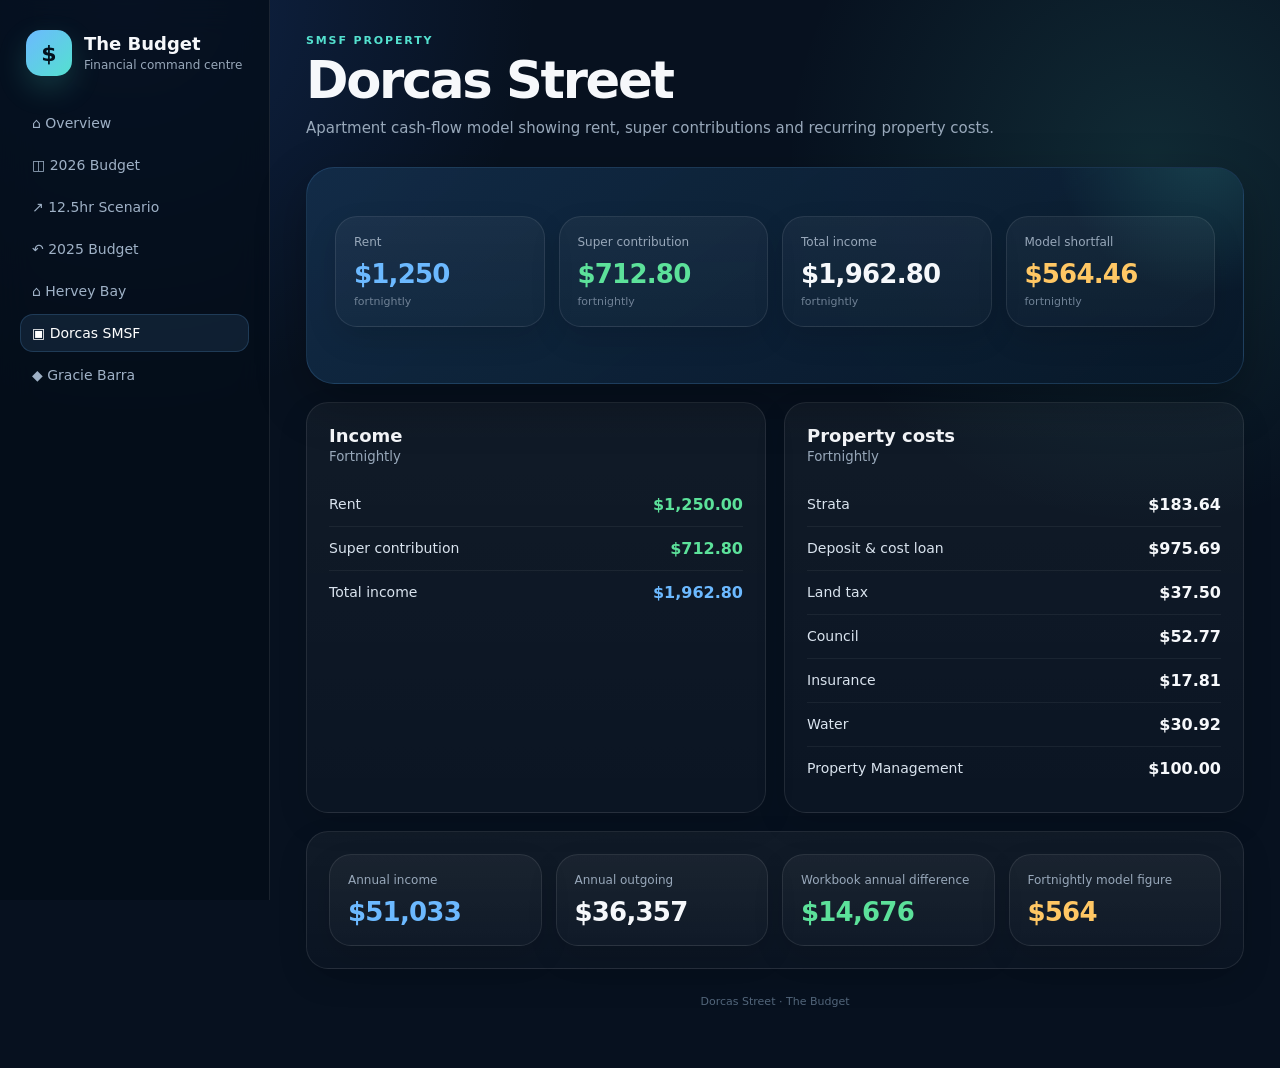
<file: dorcas.html>
<!doctype html><html><head><meta charset="utf-8"><meta name="viewport" content="width=device-width,initial-scale=1"><title>Dorcas Street · The Budget</title><link rel="stylesheet" href="styles.css"></head><body><div class="shell"><aside class="sidebar"><div class="brand"><div class="brandmark">$</div><div><strong>The Budget</strong><span>Financial command centre</span></div></div><div class="nav"><a href="index.html">⌂ Overview</a><a href="budget-2026.html">◫ 2026 Budget</a><a href="budget-2026-12-5hr.html">↗ 12.5hr Scenario</a><a href="budget-2025.html">↶ 2025 Budget</a><a href="hervey-bay.html">⌂ Hervey Bay</a><a class="active" href="dorcas.html">▣ Dorcas SMSF</a><a href="gracie-barra.html">◆ Gracie Barra</a></div></aside><main class="main"><nav class="mobile-nav"><a href="index.html">Overview</a><a href="budget-2026.html">2026</a><a href="budget-2026-12-5hr.html">12.5hr</a><a href="hervey-bay.html">Hervey Bay</a><a class="active" href="dorcas.html">Dorcas</a><a href="gracie-barra.html">Gracie Barra</a></nav><div class="topbar"><div><div class="eyebrow">SMSF property</div><h1>Dorcas Street</h1><div class="subtitle">Apartment cash-flow model showing rent, super contributions and recurring property costs.</div></div></div><section class="hero"><div class="kpis"><div class="kpi"><div class="label">Rent</div><div class="value accent">$1,250</div><div class="hint">fortnightly</div></div><div class="kpi"><div class="label">Super contribution</div><div class="value positive">$712.80</div><div class="hint">fortnightly</div></div><div class="kpi"><div class="label">Total income</div><div class="value">$1,962.80</div><div class="hint">fortnightly</div></div><div class="kpi"><div class="label">Model shortfall</div><div class="value amber">$564.46</div><div class="hint">fortnightly</div></div></div></section><div class="grid equal" style="margin-top:18px"><section class="card"><div class="card-head"><div><h2>Income</h2><small>Fortnightly</small></div></div><div class="rows"><div class="row"><div class="name">Rent</div><div class="amount positive">$1,250.00</div></div><div class="row"><div class="name">Super contribution</div><div class="amount positive">$712.80</div></div><div class="row"><div class="name">Total income</div><div class="amount accent">$1,962.80</div></div></div></section><section class="card"><div class="card-head"><div><h2>Property costs</h2><small>Fortnightly</small></div></div><div class="rows"><div class="row"><div class="name">Strata</div><div class="amount">$183.64</div></div><div class="row"><div class="name">Deposit & cost loan</div><div class="amount">$975.69</div></div><div class="row"><div class="name">Land tax</div><div class="amount">$37.50</div></div><div class="row"><div class="name">Council</div><div class="amount">$52.77</div></div><div class="row"><div class="name">Insurance</div><div class="amount">$17.81</div></div><div class="row"><div class="name">Water</div><div class="amount">$30.92</div></div><div class="row"><div class="name">Property Management</div><div class="amount">$100.00</div></div></div></section></div><section class="card" style="margin-top:18px"><div class="kpis" style="margin:0"><div class="kpi"><div class="label">Annual income</div><div class="value accent">$51,033</div></div><div class="kpi"><div class="label">Annual outgoing</div><div class="value">$36,357</div></div><div class="kpi"><div class="label">Workbook annual difference</div><div class="value positive">$14,676</div></div><div class="kpi"><div class="label">Fortnightly model figure</div><div class="value amber">$564</div></div></div></section><div class="footer">Dorcas Street · The Budget</div></main></div></body></html>
</file>
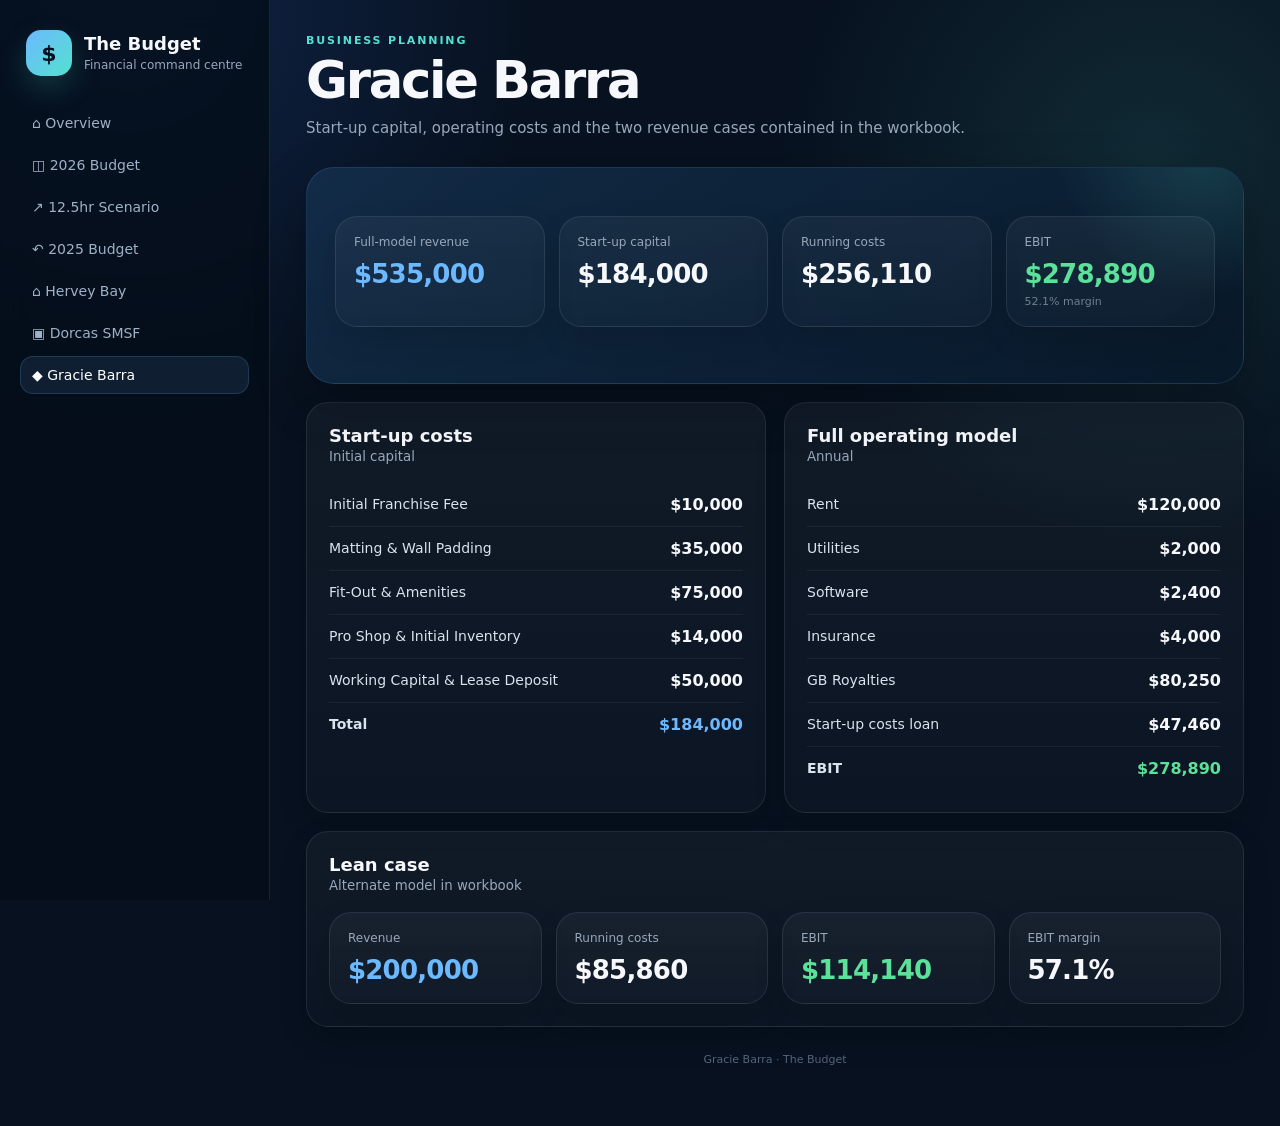
<file: gracie-barra.html>
<!doctype html><html><head><meta charset="utf-8"><meta name="viewport" content="width=device-width,initial-scale=1"><title>Gracie Barra · The Budget</title><link rel="stylesheet" href="styles.css"></head><body><div class="shell"><aside class="sidebar"><div class="brand"><div class="brandmark">$</div><div><strong>The Budget</strong><span>Financial command centre</span></div></div><div class="nav"><a href="index.html">⌂ Overview</a><a href="budget-2026.html">◫ 2026 Budget</a><a href="budget-2026-12-5hr.html">↗ 12.5hr Scenario</a><a href="budget-2025.html">↶ 2025 Budget</a><a href="hervey-bay.html">⌂ Hervey Bay</a><a href="dorcas.html">▣ Dorcas SMSF</a><a class="active" href="gracie-barra.html">◆ Gracie Barra</a></div></aside><main class="main"><nav class="mobile-nav"><a href="index.html">Overview</a><a href="budget-2026.html">2026</a><a href="budget-2026-12-5hr.html">12.5hr</a><a href="hervey-bay.html">Hervey Bay</a><a href="dorcas.html">Dorcas</a><a class="active" href="gracie-barra.html">Gracie Barra</a></nav><div class="topbar"><div><div class="eyebrow">Business planning</div><h1>Gracie Barra</h1><div class="subtitle">Start-up capital, operating costs and the two revenue cases contained in the workbook.</div></div></div><section class="hero"><div class="kpis"><div class="kpi"><div class="label">Full-model revenue</div><div class="value accent">$535,000</div></div><div class="kpi"><div class="label">Start-up capital</div><div class="value">$184,000</div></div><div class="kpi"><div class="label">Running costs</div><div class="value">$256,110</div></div><div class="kpi"><div class="label">EBIT</div><div class="value positive">$278,890</div><div class="hint">52.1% margin</div></div></div></section><div class="grid equal" style="margin-top:18px"><section class="card"><div class="card-head"><div><h2>Start-up costs</h2><small>Initial capital</small></div></div><div class="rows"><div class="row"><div class="name">Initial Franchise Fee</div><div class="amount">$10,000</div></div><div class="row"><div class="name">Matting & Wall Padding</div><div class="amount">$35,000</div></div><div class="row"><div class="name">Fit-Out & Amenities</div><div class="amount">$75,000</div></div><div class="row"><div class="name">Pro Shop & Initial Inventory</div><div class="amount">$14,000</div></div><div class="row"><div class="name">Working Capital & Lease Deposit</div><div class="amount">$50,000</div></div><div class="row"><div class="name"><b>Total</b></div><div class="amount accent">$184,000</div></div></div></section><section class="card"><div class="card-head"><div><h2>Full operating model</h2><small>Annual</small></div></div><div class="rows"><div class="row"><div class="name">Rent</div><div class="amount">$120,000</div></div><div class="row"><div class="name">Utilities</div><div class="amount">$2,000</div></div><div class="row"><div class="name">Software</div><div class="amount">$2,400</div></div><div class="row"><div class="name">Insurance</div><div class="amount">$4,000</div></div><div class="row"><div class="name">GB Royalties</div><div class="amount">$80,250</div></div><div class="row"><div class="name">Start-up costs loan</div><div class="amount">$47,460</div></div><div class="row"><div class="name"><b>EBIT</b></div><div class="amount positive">$278,890</div></div></div></section></div><section class="card" style="margin-top:18px"><div class="card-head"><div><h2>Lean case</h2><small>Alternate model in workbook</small></div></div><div class="kpis" style="margin:0"><div class="kpi"><div class="label">Revenue</div><div class="value accent">$200,000</div></div><div class="kpi"><div class="label">Running costs</div><div class="value">$85,860</div></div><div class="kpi"><div class="label">EBIT</div><div class="value positive">$114,140</div></div><div class="kpi"><div class="label">EBIT margin</div><div class="value">57.1%</div></div></div></section><div class="footer">Gracie Barra · The Budget</div></main></div></body></html>
</file>
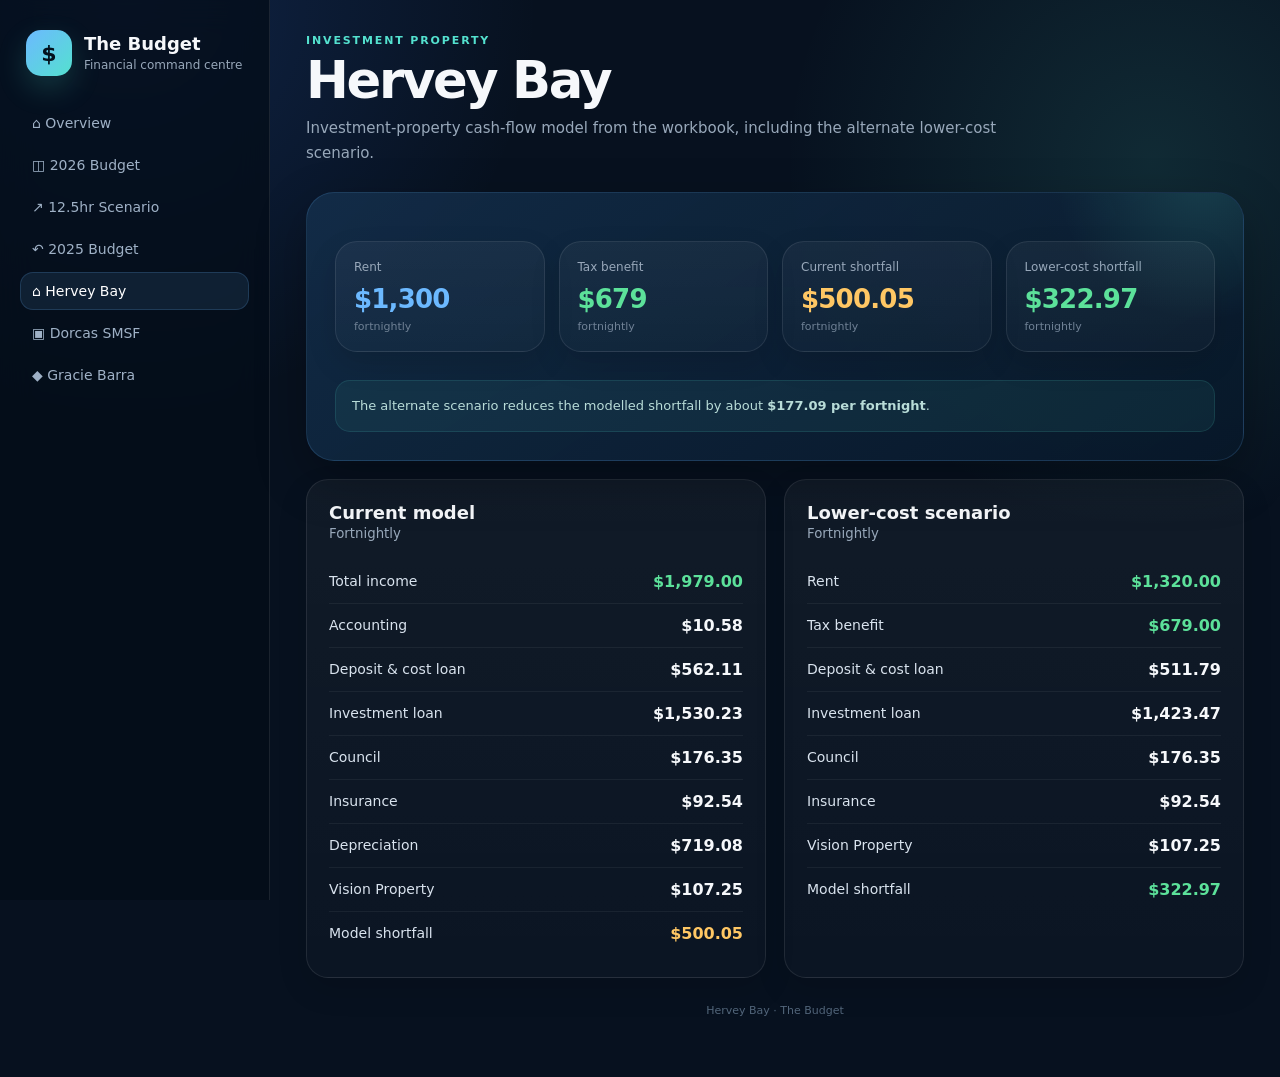
<file: hervey-bay.html>
<!doctype html><html><head><meta charset="utf-8"><meta name="viewport" content="width=device-width,initial-scale=1"><title>Hervey Bay · The Budget</title><link rel="stylesheet" href="styles.css"></head><body><div class="shell"><aside class="sidebar"><div class="brand"><div class="brandmark">$</div><div><strong>The Budget</strong><span>Financial command centre</span></div></div><div class="nav"><a href="index.html">⌂ Overview</a><a href="budget-2026.html">◫ 2026 Budget</a><a href="budget-2026-12-5hr.html">↗ 12.5hr Scenario</a><a href="budget-2025.html">↶ 2025 Budget</a><a class="active" href="hervey-bay.html">⌂ Hervey Bay</a><a href="dorcas.html">▣ Dorcas SMSF</a><a href="gracie-barra.html">◆ Gracie Barra</a></div></aside><main class="main"><nav class="mobile-nav"><a href="index.html">Overview</a><a href="budget-2026.html">2026</a><a href="budget-2026-12-5hr.html">12.5hr</a><a class="active" href="hervey-bay.html">Hervey Bay</a><a href="dorcas.html">Dorcas</a><a href="gracie-barra.html">Gracie Barra</a></nav><div class="topbar"><div><div class="eyebrow">Investment property</div><h1>Hervey Bay</h1><div class="subtitle">Investment-property cash-flow model from the workbook, including the alternate lower-cost scenario.</div></div></div><section class="hero"><div class="kpis"><div class="kpi"><div class="label">Rent</div><div class="value accent">$1,300</div><div class="hint">fortnightly</div></div><div class="kpi"><div class="label">Tax benefit</div><div class="value positive">$679</div><div class="hint">fortnightly</div></div><div class="kpi"><div class="label">Current shortfall</div><div class="value amber">$500.05</div><div class="hint">fortnightly</div></div><div class="kpi"><div class="label">Lower-cost shortfall</div><div class="value positive">$322.97</div><div class="hint">fortnightly</div></div></div><div class="insight">The alternate scenario reduces the modelled shortfall by about <b>$177.09 per fortnight</b>.</div></section><div class="grid equal" style="margin-top:18px"><section class="card"><div class="card-head"><div><h2>Current model</h2><small>Fortnightly</small></div></div><div class="rows"><div class="row"><div class="name">Total income</div><div class="amount positive">$1,979.00</div></div><div class="row"><div class="name">Accounting</div><div class="amount">$10.58</div></div><div class="row"><div class="name">Deposit & cost loan</div><div class="amount">$562.11</div></div><div class="row"><div class="name">Investment loan</div><div class="amount">$1,530.23</div></div><div class="row"><div class="name">Council</div><div class="amount">$176.35</div></div><div class="row"><div class="name">Insurance</div><div class="amount">$92.54</div></div><div class="row"><div class="name">Depreciation</div><div class="amount">$719.08</div></div><div class="row"><div class="name">Vision Property</div><div class="amount">$107.25</div></div><div class="row"><div class="name">Model shortfall</div><div class="amount amber">$500.05</div></div></div></section><section class="card"><div class="card-head"><div><h2>Lower-cost scenario</h2><small>Fortnightly</small></div></div><div class="rows"><div class="row"><div class="name">Rent</div><div class="amount positive">$1,320.00</div></div><div class="row"><div class="name">Tax benefit</div><div class="amount positive">$679.00</div></div><div class="row"><div class="name">Deposit & cost loan</div><div class="amount">$511.79</div></div><div class="row"><div class="name">Investment loan</div><div class="amount">$1,423.47</div></div><div class="row"><div class="name">Council</div><div class="amount">$176.35</div></div><div class="row"><div class="name">Insurance</div><div class="amount">$92.54</div></div><div class="row"><div class="name">Vision Property</div><div class="amount">$107.25</div></div><div class="row"><div class="name">Model shortfall</div><div class="amount positive">$322.97</div></div></div></section></div><div class="footer">Hervey Bay · The Budget</div></main></div></body></html>
</file>
<file: styles.css>
:root{
  --bg:#07111f; --panel:#0d1b2b; --panel2:#102338; --line:rgba(255,255,255,.09);
  --text:#f6f8fb; --muted:#98a8ba; --blue:#6cb9ff; --cyan:#54e1cf;
  --green:#5ce19a; --red:#ff7785; --amber:#ffc764; --purple:#b99cff;
  --shadow:0 18px 50px rgba(0,0,0,.28); --radius:22px;
}
*{box-sizing:border-box}
body{margin:0;font-family:Inter,ui-sans-serif,system-ui,-apple-system,BlinkMacSystemFont,"Segoe UI",sans-serif;background:radial-gradient(circle at 10% 0%,rgba(55,124,255,.18),transparent 26%),radial-gradient(circle at 90% 15%,rgba(84,225,207,.12),transparent 25%),var(--bg);color:var(--text);min-height:100vh}
a{color:inherit;text-decoration:none}.shell{display:grid;grid-template-columns:270px 1fr;min-height:100vh}.sidebar{position:sticky;top:0;height:100vh;padding:26px 20px;border-right:1px solid var(--line);background:rgba(5,14,25,.78);backdrop-filter:blur(16px)}.brand{display:flex;align-items:center;gap:12px;margin:4px 6px 28px}.brandmark{width:46px;height:46px;border-radius:15px;background:linear-gradient(135deg,var(--blue),var(--cyan));display:grid;place-items:center;color:#03111d;font-size:22px;font-weight:900;box-shadow:0 12px 30px rgba(84,225,207,.18)}.brand strong{display:block;font-size:18px}.brand span{color:var(--muted);font-size:12px}.nav-group{margin-top:24px}.nav-label{font-size:11px;text-transform:uppercase;letter-spacing:.15em;color:#66798f;margin:0 12px 9px}.nav a{display:flex;gap:11px;align-items:center;color:#9fb1c6;padding:11px 12px;border-radius:13px;margin:4px 0;font-size:14px}.nav a:hover,.nav a.active{background:rgba(108,185,255,.10);color:#fff}.nav a.active{box-shadow:inset 0 0 0 1px rgba(108,185,255,.18)}.main{padding:34px 36px 60px;max-width:1480px;width:100%}.topbar{display:flex;justify-content:space-between;align-items:center;gap:20px;margin-bottom:26px}.eyebrow{color:var(--cyan);text-transform:uppercase;letter-spacing:.17em;font-weight:800;font-size:11px}h1{font-size:clamp(30px,4vw,52px);line-height:1.02;margin:7px 0 10px;letter-spacing:-.045em}.subtitle{color:var(--muted);font-size:15px;max-width:720px;line-height:1.65}.period-switch{display:flex;gap:5px;padding:5px;border:1px solid var(--line);border-radius:15px;background:rgba(255,255,255,.035);flex-wrap:wrap}.period-switch button,.scenario-switch button{border:0;background:transparent;color:#91a4b8;padding:9px 12px;border-radius:10px;cursor:pointer;font-weight:700}.period-switch button.active,.scenario-switch button.active{background:linear-gradient(135deg,rgba(108,185,255,.22),rgba(84,225,207,.14));color:#fff}.hero{border:1px solid rgba(108,185,255,.16);background:linear-gradient(145deg,rgba(20,47,76,.85),rgba(8,24,41,.92));border-radius:28px;padding:28px;box-shadow:var(--shadow);position:relative;overflow:hidden}.hero:after{content:"";position:absolute;width:320px;height:320px;border-radius:50%;right:-120px;top:-180px;background:radial-gradient(circle,rgba(84,225,207,.16),transparent 65%)}.kpis{display:grid;grid-template-columns:repeat(4,minmax(0,1fr));gap:14px;margin:20px 0 28px}.kpi,.card{border:1px solid var(--line);background:linear-gradient(180deg,rgba(255,255,255,.045),rgba(255,255,255,.02));border-radius:var(--radius);box-shadow:0 12px 30px rgba(0,0,0,.12)}.kpi{padding:18px}.kpi .label{font-size:12px;color:var(--muted);margin-bottom:10px}.kpi .value{font-size:26px;font-weight:850;letter-spacing:-.03em}.kpi .hint{font-size:11px;color:#6f8195;margin-top:6px}.positive{color:var(--green)!important}.negative{color:var(--red)!important}.accent{color:var(--blue)!important}.amber{color:var(--amber)!important}.grid{display:grid;grid-template-columns:1.15fr .85fr;gap:18px}.grid.equal{grid-template-columns:repeat(2,minmax(0,1fr))}.card{padding:22px}.card-head{display:flex;align-items:flex-start;justify-content:space-between;gap:14px;margin-bottom:18px}.card h2{font-size:18px;margin:0}.card small{color:var(--muted)}.rows{display:flex;flex-direction:column}.row{display:grid;grid-template-columns:1fr auto;align-items:center;gap:20px;padding:12px 0;border-top:1px solid rgba(255,255,255,.055)}.row:first-child{border-top:0}.row .name{font-size:14px;color:#d9e3ee}.row .meta{color:#71849a;font-size:11px;margin-top:4px}.row .amount{font-weight:780;font-variant-numeric:tabular-nums}.account-list{display:flex;flex-direction:column;gap:14px}.account-top{display:flex;justify-content:space-between;font-size:13px;margin-bottom:7px}.bar{height:8px;background:rgba(255,255,255,.055);border-radius:999px;overflow:hidden}.bar i{display:block;height:100%;background:linear-gradient(90deg,var(--blue),var(--cyan));border-radius:999px}.table-wrap{overflow:auto;border-radius:15px;border:1px solid var(--line)}table{width:100%;border-collapse:collapse;min-width:650px}th,td{padding:13px 15px;text-align:right;border-bottom:1px solid rgba(255,255,255,.05);font-size:13px;font-variant-numeric:tabular-nums}th:first-child,td:first-child{text-align:left}th{font-size:11px;color:#8294a7;text-transform:uppercase;letter-spacing:.08em;background:rgba(255,255,255,.025)}td:first-child{color:#dce5ef}.badge{font-size:11px;border:1px solid var(--line);padding:5px 8px;border-radius:999px;color:#aab8c8}.insight{padding:15px 16px;border-radius:15px;background:rgba(84,225,207,.07);border:1px solid rgba(84,225,207,.13);font-size:13px;line-height:1.55;color:#b8dcd8}.scenario-switch{display:flex;gap:5px;padding:5px;border:1px solid var(--line);border-radius:15px;background:rgba(255,255,255,.035)}.mobile-nav{display:none}.footer{color:#52657a;font-size:11px;text-align:center;margin-top:26px}.stack{display:flex;flex-direction:column;gap:18px;margin-top:18px}.budget-card{padding:22px}.budget-table{min-width:760px}.budget-table th:not(:first-child),.budget-table td:not(:first-child){min-width:130px}.budget-table tbody tr:hover{background:rgba(108,185,255,.045)}.budget-table .total-row td{font-weight:850;background:rgba(255,255,255,.035);border-top:1px solid rgba(108,185,255,.18)}.budget-table .total-row td:first-child{color:#fff}@media(max-width:1050px){.shell{grid-template-columns:1fr}.sidebar{display:none}.main{padding:20px}.mobile-nav{display:flex;overflow:auto;gap:8px;margin:-2px 0 20px;padding-bottom:4px}.mobile-nav a{white-space:nowrap;padding:9px 12px;border:1px solid var(--line);border-radius:12px;color:#9fb1c6;font-size:12px}.mobile-nav a.active{background:rgba(108,185,255,.12);color:#fff}.kpis{grid-template-columns:repeat(2,1fr)}.grid,.grid.equal{grid-template-columns:1fr}}@media(max-width:620px){.main{padding:16px}.topbar{align-items:flex-start;flex-direction:column}.hero{padding:20px}.kpis{grid-template-columns:1fr 1fr}.kpi{padding:15px}.kpi .value{font-size:21px}.card{padding:17px}.period-switch button{padding:8px 9px;font-size:11px}.budget-card{padding:14px}.budget-table{min-width:690px}.budget-table th,.budget-table td{padding:11px 12px;font-size:12px}}
</file>
